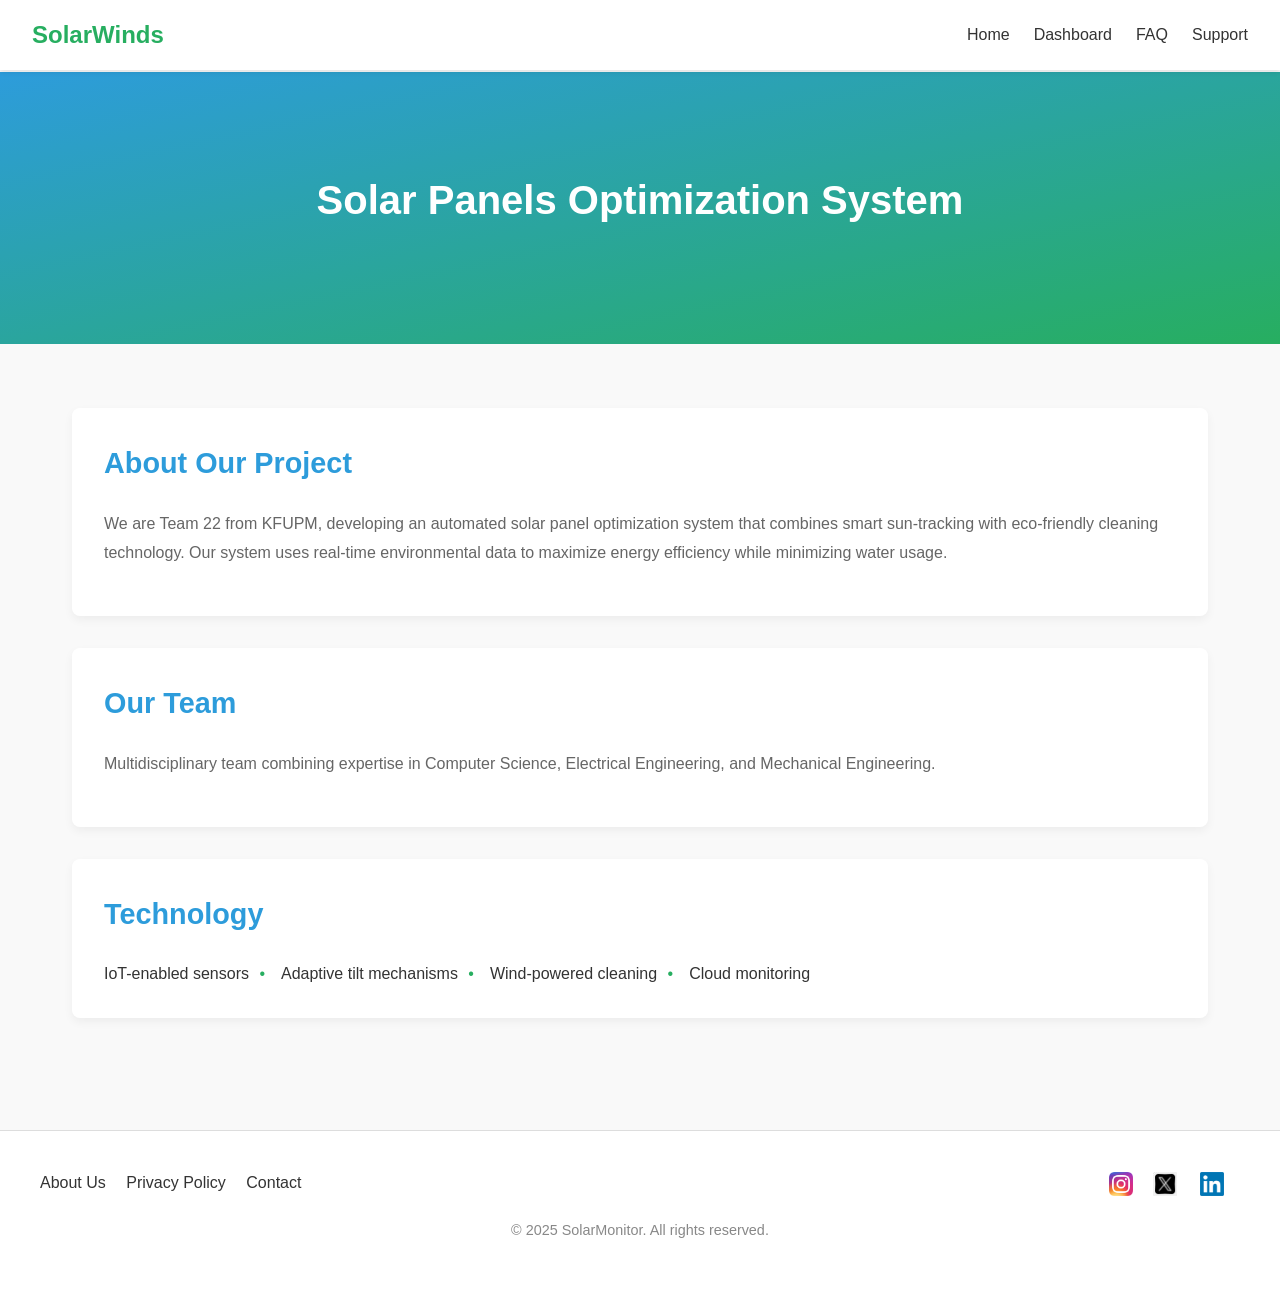
<file: about.html>
<!DOCTYPE html>
<html lang="en">
<head>
    <meta charset="UTF-8">
    <meta name="viewport" content="width=device-width, initial-scale=1.0">
    <title>About Us - Solar Panels Optimization</title>
    <link rel="stylesheet" href="/CSS files/global.css" />
    <style>
      

        body {
            line-height: 1.6;
            color: var(--text-color);
        }

        /* Hero Section */
        .hero-section {
            padding: 6rem 1rem;
            background: linear-gradient(to bottom right, var(--primary-color), var(--secondary-color));
            color: var(--white-color);
            text-align: center;
            position: relative;
            margin-top: 4.5rem;
        }

        .hero-title {
            font-size: 2.5rem;
            margin-bottom: 1rem;
            opacity: 0;
            transform: translateY(20px);
            animation: slide-in-text 1s forwards;
            animation-delay: 0.3s;
        }

        @keyframes slide-in-text {
            to { opacity: 1; transform: translateY(0); }
        }

        /* Content Section */
        .content-section {
            max-width: var(--max-width);
            margin: 2rem auto;
            padding: 2rem;
        }

        .content-card {
            background: var(--white-color);
            padding: 2rem;
            border-radius: 8px;
            box-shadow: 0 4px 10px rgba(0,0,0,0.05);
            margin-bottom: 2rem;
            transform: translateY(20px);
            opacity: 0;
            animation: fade-in-up 0.8s forwards;
        }

        @keyframes fade-in-up {
            to { opacity: 1; transform: translateY(0); }
        }

        h2 {
            color: var(--primary-color);
            margin-bottom: 1.5rem;
            font-size: 1.8rem;
        }

        p {
            margin-bottom: 1rem;
            line-height: 1.8;
            color: #666;
        }

        .tech-list {
            display: flex;
            gap: 1rem;
            flex-wrap: wrap;
            list-style: none;
            padding: 0;
        }

        .tech-list li {
            position: relative;
            padding-right: 1rem;
        }

        .tech-list li:not(:last-child)::after {
            content: "•";
            position: absolute;
            right: 0;
            color: var(--secondary-color);
        }

        /* Footer */
        footer {
            background-color: var(--primary-color);
            color: var(--white-color);
            text-align: center;
            padding: 1.5rem;
            margin-top: 3rem;
        }

        @media (max-width: 768px) {
            .content-section {
                padding: 1rem;
            }
            
            .hero-title {
                font-size: 2rem;
            }
            
            .tech-list {
                flex-direction: column;
            }
            
            .tech-list li::after {
                content: none;
            }
        }
    </style>
</head>
<header class="header">
    <div class="logo">SolarWinds</div>
    <nav class="navbar">
      <ul class="nav-menu" id="navMenu">
        <li class="nav-item">
          <a href="index.html" class="nav-link">Home</a>
        </li>
        <li class="nav-item">
          <a href="dashboard.html" class="nav-link">Dashboard</a>
        </li>
        <li class="nav-item">
          <a href="FAQs.html" class="nav-link">FAQ</a>
        </li>
        <li class="nav-item">
          <a href="support.html" class="nav-link">Support</a>
        </li>
      </ul>
      <div class="hamburger" id="hamburger">
        <span class="bar"></span>
        <span class="bar"></span>
        <span class="bar"></span>
      </div>
    </nav>
  </header>
<body>
    <header class="hero-section">
        <h1 class="hero-title">Solar Panels Optimization System</h1>
    </header>

    <main class="content-section">
        <div class="content-card" style="animation-delay: 0.4s">
            <h2>About Our Project</h2>
            <p>We are Team 22 from KFUPM, developing an automated solar panel optimization system that combines smart sun-tracking with eco-friendly cleaning technology. Our system uses real-time environmental data to maximize energy efficiency while minimizing water usage.</p>
        </div>

        <div class="content-card" style="animation-delay: 0.6s">
            <h2>Our Team</h2>
            <p>Multidisciplinary team combining expertise in Computer Science, Electrical Engineering, and Mechanical Engineering.</p>
        </div>

        <div class="content-card" style="animation-delay: 0.8s">
            <h2>Technology</h2>
            <ul class="tech-list">
                <li>IoT-enabled sensors</li>
                <li>Adaptive tilt mechanisms</li>
                <li>Wind-powered cleaning</li>
                <li>Cloud monitoring</li>
            </ul>
        </div>
    </main>
    <footer class="footer">
        <div class="footer-content">
          <div class="footer-links">
            <a href="about.html">About Us</a>
            <a href="privacy.html">Privacy Policy</a>
            <a href="contact.html">Contact</a>
          </div>
          <div class="footer-social">
            <a href="" aria-label="Instagram">  
              <img src="Instagram_icon.png.png" alt="" width="24" height="24" style="vertical-align: middle;"></a>
            <a href="#" aria-label="Twitter">
              <img src="x.png" alt="" width="24" height="24" style="vertical-align: middle;">
            </a>
            <a href="#" aria-label="LinkedIn">
              <img src="LinkedIn_logo_initials.png" alt="" width="24" height="24" style="vertical-align: middle;">
            </a>
          </div>
        </div>
        <p class="footer-copy">
          &copy; 2025 SolarMonitor. All rights reserved.
        </p>
      </footer>
      <script>    document.addEventListener('DOMContentLoaded', () => {
        const hamburger = document.getElementById('hamburger');
        const navMenu   = document.getElementById('navMenu');
        hamburger.addEventListener('click', () => {
          navMenu.classList.toggle('open');
      })});</script>
</body>
</html>
</file>
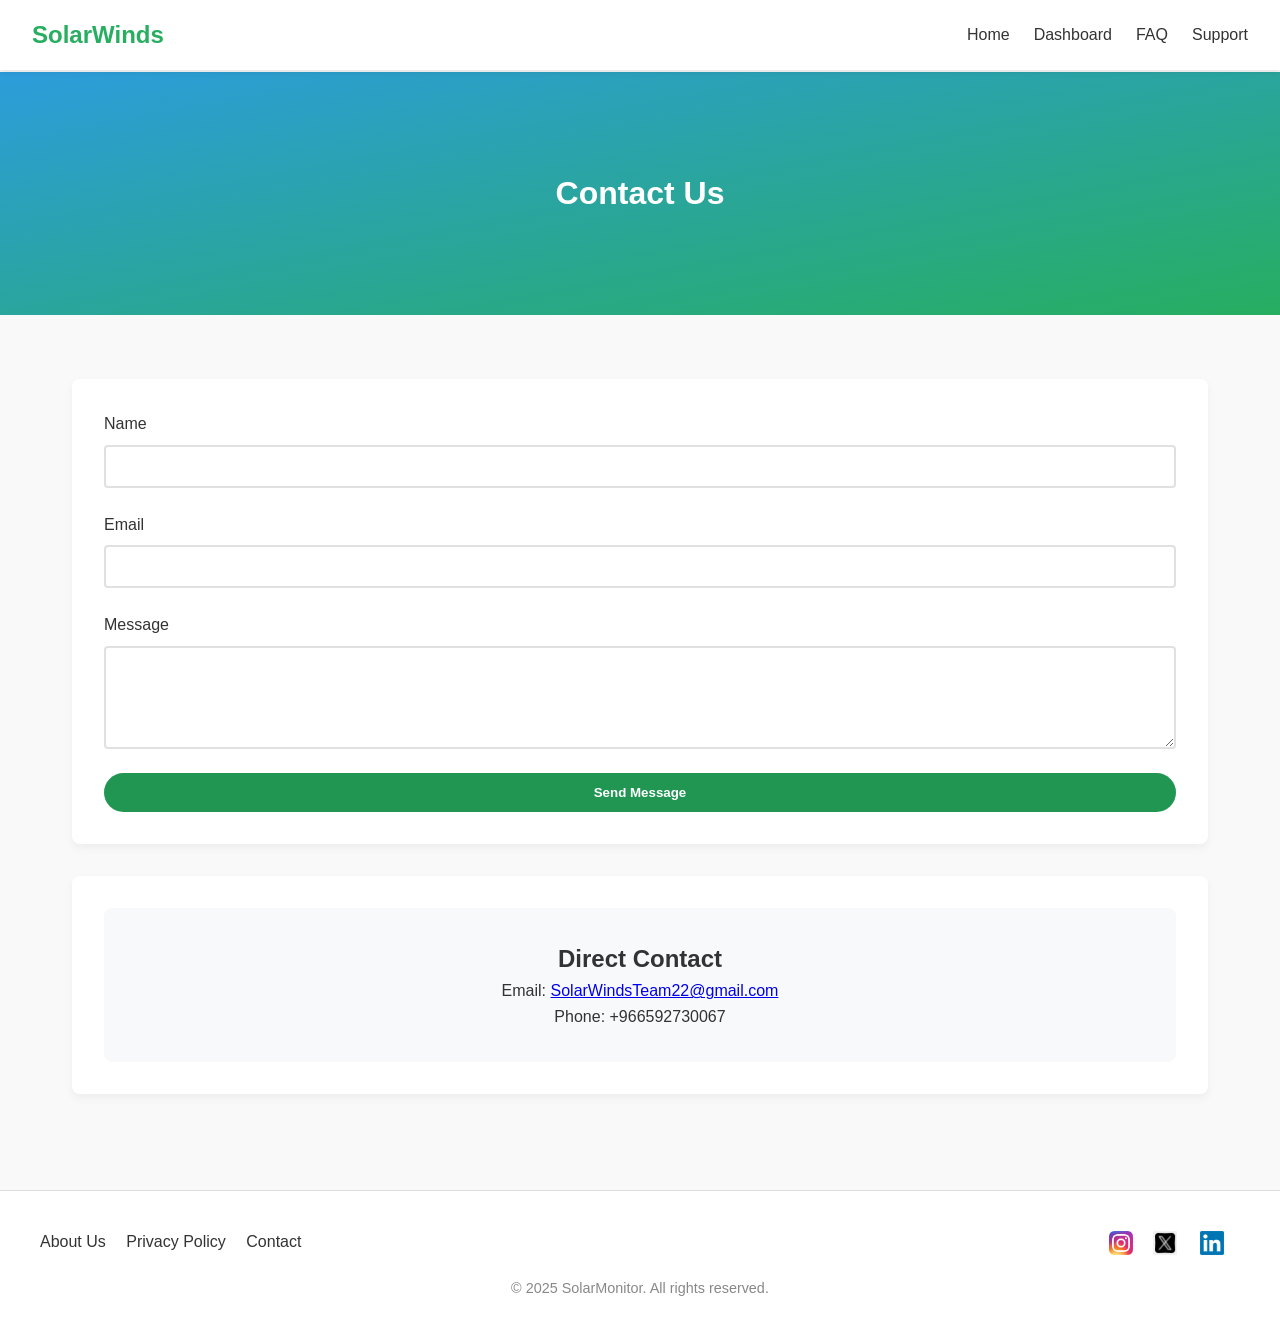
<file: contact.html>
<!-- contact.html -->
<!DOCTYPE html>
<html lang="en">
<head>
    <meta charset="UTF-8">
    <meta name="viewport" content="width=device-width, initial-scale=1.0">
    <title>Contact Us - Solar Panels Optimization</title>
    <link rel="stylesheet" href="/CSS files/global.css" />
    <style>
       

        body {
            line-height: 1.6;
            color: var(--text-color);
        }

        .hero-section {
            padding: 6rem 1rem;
            background: linear-gradient(to bottom right, var(--primary-color), var(--secondary-color));
            color: var(--white-color);
            text-align: center;
            position: relative;
            margin-top: 4.5rem;
        }

        .content-section {
            max-width: var(--max-width);
            margin: 2rem auto;
            padding: 2rem;
        }

        .contact-card {
            background: var(--white-color);
            padding: 2rem;
            border-radius: 8px;
            box-shadow: 0 4px 10px rgba(0,0,0,0.05);
            margin-bottom: 2rem;
            transform: translateY(20px);
            opacity: 0;
            animation: fade-in-up 0.8s forwards;
        }

        .contact-form {
            display: grid;
            gap: 1.5rem;
        }

        .form-group {
            display: flex;
            flex-direction: column;
            gap: 0.5rem;
        }

        input, textarea {
            padding: 0.75rem;
            border: 2px solid #e0e0e0;
            border-radius: 4px;
            transition: border-color var(--transition-speed);
        }

        input:focus, textarea:focus {
            border-color: var(--secondary-color);
            outline: none;
        }

        button {
            background-color: var(--accent-color);
            color: var(--white-color);
            padding: 0.75rem 1.5rem;
            border: none;
            border-radius: 50px;
            font-weight: 600;
            cursor: pointer;
            transition: box-shadow var(--transition-speed);
        }

        button:hover {
            box-shadow: 0 0 10px var(--accent-color), 0 0 20px var(--accent-color);
        }

        .contact-info {
            text-align: center;
            padding: 2rem;
            background: #f8f9fa;
            border-radius: 8px;
        }

        @keyframes fade-in-up {
            to { opacity: 1; transform: translateY(0); }
        }

        @media (max-width: 768px) {
            .content-section {
                padding: 1rem;
            }
        }
    </style>
</head>
<body>
    <header class="header">
        <div class="logo">SolarWinds</div>
        <nav class="navbar">
          <ul class="nav-menu" id="navMenu">
            <li class="nav-item">
              <a href="index.html" class="nav-link">Home</a>
            </li>
            <li class="nav-item">
              <a href="dashboard.html" class="nav-link">Dashboard</a>
            </li>
            <li class="nav-item">
              <a href="FAQs.html" class="nav-link">FAQ</a>
            </li>
            <li class="nav-item">
              <a href="support.html" class="nav-link">Support</a>
            </li>
          </ul>
          <div class="hamburger" id="hamburger">
            <span class="bar"></span>
            <span class="bar"></span>
            <span class="bar"></span>
          </div>
        </nav>
      </header>
    
    <header class="hero-section">
        <h1 class="hero-title">Contact Us</h1>
    </header>

    <main class="content-section">
        <div class="contact-card" style="animation-delay: 0.4s">
            <form class="contact-form" action="https://formspree.io/f/mrbqqzeg" method="POST">
                <div class="form-group">
                    <label for="name">Name</label>
                    <input type="text" id="name" name="name" required>
                </div>
                
                <div class="form-group">
                    <label for="email">Email</label>
                    <input type="email" id="email" name="_replyto" required>
                </div>
                
                <div class="form-group">
                    <label for="message">Message</label>
                    <textarea id="message" name="message" rows="5" required></textarea>
                </div>
                
                <button type="submit">Send Message</button>
            </form>
        </div>

        <div class="contact-card" style="animation-delay: 0.6s">
            <div class="contact-info">
                <h2>Direct Contact</h2>
                <p>Email: <a href="mailto:SolarWindsTeam22@gmail.com">SolarWindsTeam22@gmail.com</a></p>
                <p>Phone: +966592730067</p>
                
            </div>
        </div>
    </main>

    <footer class="footer">
        <div class="footer-content">
          <div class="footer-links">
            <a href="about.html">About Us</a>
            <a href="privacy.html">Privacy Policy</a>
            <a href="contact.html">Contact</a>
          </div>
          <div class="footer-social">
            <a href="" aria-label="Instagram">  
              <img src="Instagram_icon.png.png" alt="" width="24" height="24" style="vertical-align: middle;"></a>
            <a href="#" aria-label="Twitter">
              <img src="x.png" alt="" width="24" height="24" style="vertical-align: middle;">
            </a>
            <a href="#" aria-label="LinkedIn">
              <img src="LinkedIn_logo_initials.png" alt="" width="24" height="24" style="vertical-align: middle;">
            </a>
          </div>
        </div>
        <p class="footer-copy">
          &copy; 2025 SolarMonitor. All rights reserved.
        </p>
      </footer>
      <script>    document.addEventListener('DOMContentLoaded', () => {
        const hamburger = document.getElementById('hamburger');
        const navMenu   = document.getElementById('navMenu');
        hamburger.addEventListener('click', () => {
          navMenu.classList.toggle('open');
      })});</script>
</body>
</html>
</file>
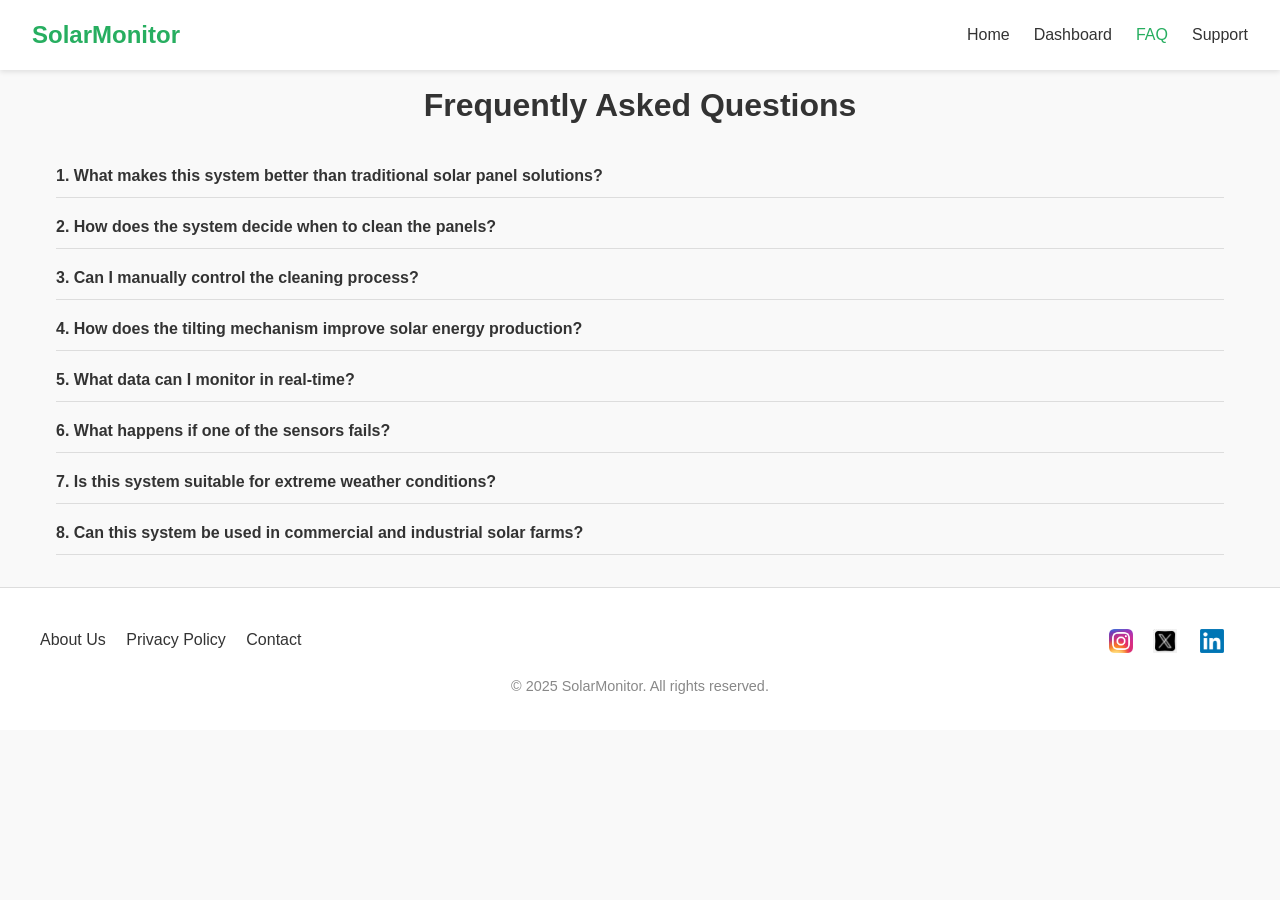
<file: FAQs.html>
<!DOCTYPE html>
<html lang="en">
<head>
  <meta charset="UTF-8">
  <meta name="description" content="Solar Panel System FAQs">
  <meta name="viewport" content="width=device-width, initial-scale=1.0">
  <title>SolarWinds - FAQ</title>

  <!-- Include global styles first -->
  <link rel="stylesheet" href="/CSS files/global.css">
  <!-- FAQ-specific stylesheet -->
  <link rel="stylesheet" href="/CSS files/FAQs.css">
</head>
<body>

  <!-- HEADER (Shared with home/dashboard) -->
  <header class="header">
    <div class="logo">SolarMonitor</div>
    <nav class="navbar">
      <ul class="nav-menu" id="navMenu">
        <li class="nav-item">
          <a href="index.html" class="nav-link">Home</a>
        </li>
        <li class="nav-item">
          <a href="dashboard.html" class="nav-link">Dashboard</a>
        </li>
        <!-- Replaced Settings with FAQ -->
        <li class="nav-item">
          <a href="FAQs.html" class="nav-link active">FAQ</a>
        </li>
        <li class="nav-item">
          <a href="support.html" class="nav-link">Support</a>
        </li>
      </ul>
      <div class="hamburger" id="hamburger">
        <span class="bar"></span>
        <span class="bar"></span>
        <span class="bar"></span>
      </div>
    </nav>
  </header>

  <!-- MAIN CONTENT -->
  <main class="faq-main container">
    <h1 class="faq-page-title">Frequently Asked Questions</h1>

    <div class="faq-container" id="faqContainer">
      <!-- FAQ Item 1 -->
      <div class="faq-item">
        <button class="faq-question">
          1. What makes this system better than traditional solar panel solutions?
        </button>
        <div class="faq-answer">
          <p>
            Unlike static solar panels, our system integrates three key innovations:
          </p>
          <ul>
            <li><strong>Automated Sun Tracking</strong> – Panels adjust their angle throughout the day for maximum sunlight exposure.</li>
            <li><strong>Multiple Cleaning Mechanisms</strong> – Uses wind-based cleaning when possible and activates vibration-based or pressurized water cleaning when dust accumulation is high.</li>
            <li><strong>Remote Monitoring &amp; Control</strong> – Users can track performance and trigger actions via an online dashboard, improving efficiency without manual intervention.</li>
          </ul>
        </div>
      </div>

      <!-- FAQ Item 2 -->
      <div class="faq-item">
        <button class="faq-question">
          2. How does the system decide when to clean the panels?
        </button>
        <div class="faq-answer">
          <p>
            The system continuously monitors wind speed, dust accumulation, and weather conditions:
          </p>
          <ul>
            <li>If wind conditions are favorable, it uses wind-based cleaning to remove dust naturally.</li>
            <li>If dust levels remain high, it activates vibration-based cleaning to shake off particles.</li>
            <li>If necessary, pressurized water cleaning is triggered for deeper cleaning.</li>
          </ul>
        </div>
      </div>

      <!-- FAQ Item 3 -->
      <div class="faq-item">
        <button class="faq-question">
          3. Can I manually control the cleaning process?
        </button>
        <div class="faq-answer">
          <p>
            Yes! The dashboard allows users to manually trigger cleaning or tilting when needed. However, the system will provide a recommendation before confirming the action to ensure efficiency and prevent unnecessary cleaning.
          </p>
        </div>
      </div>

      <!-- FAQ Item 4 -->
      <div class="faq-item">
        <button class="faq-question">
          4. How does the tilting mechanism improve solar energy production?
        </button>
        <div class="faq-answer">
          <p>
            The panels adjust their angle automatically to follow the sun’s movement, ensuring maximum sunlight exposure throughout the day. This increases energy generation compared to fixed-angle solar panels, which can lose efficiency during non-optimal sun positions.
          </p>
        </div>
      </div>

      <!-- FAQ Item 5 -->
      <div class="faq-item">
        <button class="faq-question">
          5. What data can I monitor in real-time?
        </button>
        <div class="faq-answer">
          <p>
            The dashboard provides:
          </p>
          <ul>
            <li>Solar Panel Tilt Angle</li>
            <li>Energy Production Trends</li>
            <li>Wind Speed &amp; Direction</li>
            <li>Dust Accumulation Levels</li>
            <li>System Logs &amp; Cleaning History</li>
            <li>Maintenance Alerts &amp; Error Reports</li>
          </ul>
        </div>
      </div>

      <!-- FAQ Item 6 -->
      <div class="faq-item">
        <button class="faq-question">
          6. What happens if one of the sensors fails?
        </button>
        <div class="faq-answer">
          <p>
            The system includes built-in fail-safes to detect and handle sensor failures. If a sensor provides inconsistent readings or disconnects, the system will:
          </p>
          <ul>
            <li>Use fallback logic to maintain basic operations.</li>
            <li>Trigger alerts in the dashboard so the user can investigate and take action.</li>
          </ul>
        </div>
      </div>

      <!-- FAQ Item 7 -->
      <div class="faq-item">
        <button class="faq-question">
          7. Is this system suitable for extreme weather conditions?
        </button>
        <div class="faq-answer">
          <p>
            Yes, the system is designed to withstand harsh environmental conditions. The hardware is built to be durable against strong winds, sandstorms, and varying temperatures while maintaining performance.
          </p>
        </div>
      </div>

      <!-- FAQ Item 8 -->
      <div class="faq-item">
        <button class="faq-question">
          8. Can this system be used in commercial and industrial solar farms?
        </button>
        <div class="faq-answer">
          <p>
            Absolutely! While originally designed for remote solar panels (e.g., streetlights, small installations), the same technology can be scaled for larger commercial and industrial solar farms, improving efficiency and reducing maintenance costs.
          </p>
        </div>
      </div>
    </div>
  </main>

  <!-- FOOTER (Shared with home/dashboard) -->
  <footer class="footer">
    <div class="footer-content">
      <div class="footer-links">
        <a href="about.html">About Us</a>
        <a href="privacy.html">Privacy Policy</a>
        <a href="contact.html">Contact</a>
      </div>
      <div class="footer-social">
        <a href="" aria-label="Instagram">  
          <img src="Instagram_icon.png.png" alt="" width="24" height="24" style="vertical-align: middle;"></a>
        <a href="#" aria-label="Twitter">
          <img src="x.png" alt="" width="24" height="24" style="vertical-align: middle;">
        </a>
        <a href="#" aria-label="LinkedIn">
          <img src="LinkedIn_logo_initials.png" alt="" width="24" height="24" style="vertical-align: middle;">
        </a>
      </div>
    </div>
    <p class="footer-copy">
      &copy; 2025 SolarMonitor. All rights reserved.
    </p>
  </footer>

  <!-- Inline Script for FAQ Toggle (Optional) -->
  <script>
        document.addEventListener('DOMContentLoaded', () => {
      const hamburger = document.getElementById('hamburger');
      const navMenu   = document.getElementById('navMenu');
      hamburger.addEventListener('click', () => {
        navMenu.classList.toggle('open');
    })});
    document.addEventListener('DOMContentLoaded', () => {
      const faqItems = document.querySelectorAll('.faq-item');

      faqItems.forEach(item => {
        const questionBtn = item.querySelector('.faq-question');
        questionBtn.addEventListener('click', () => {
          // Toggle 'open' class
          item.classList.toggle('open');
        });
      });
    });
  </script>
</body>
</html>
</file>
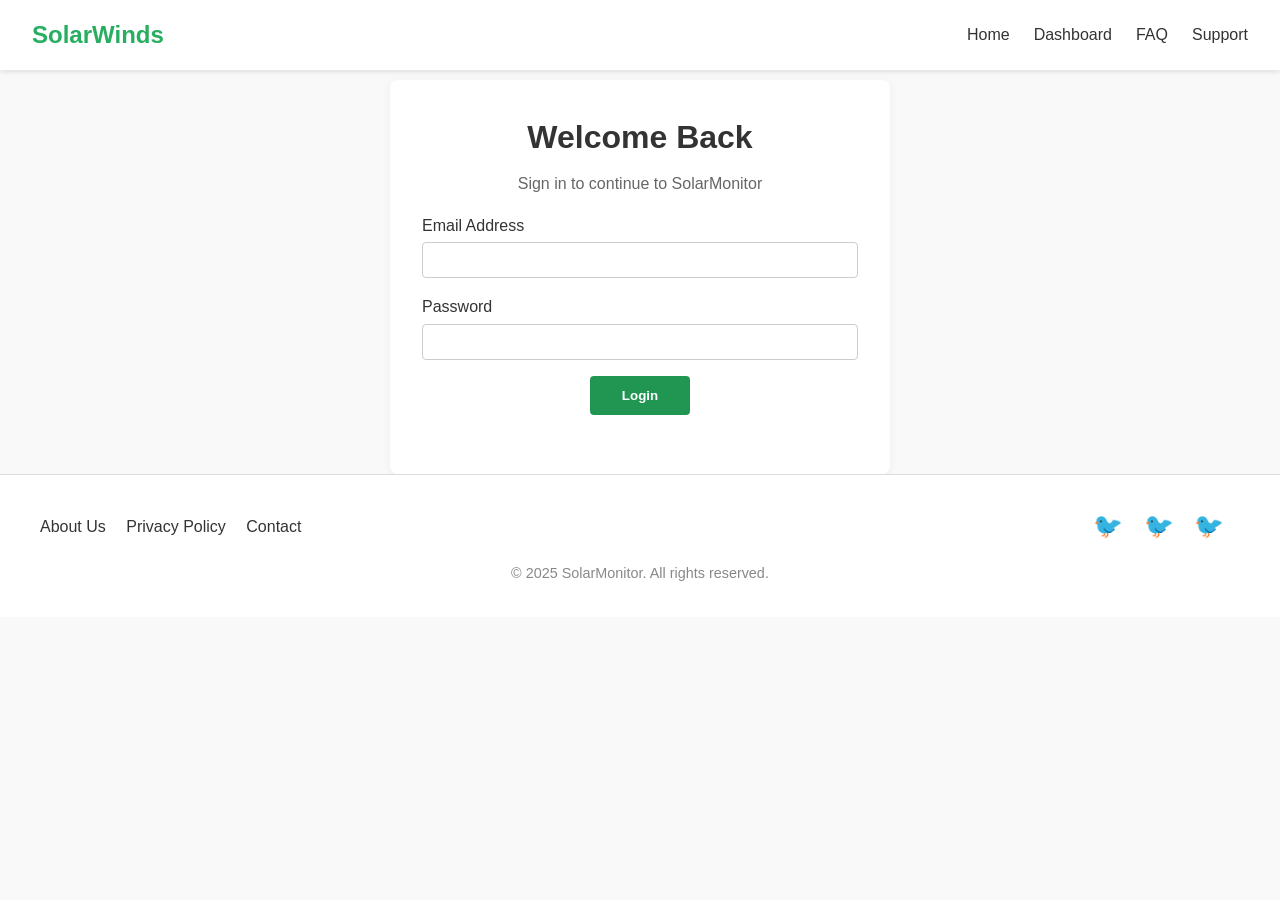
<file: login.html>
<!DOCTYPE html>
<html lang="en">
<head>
  <meta charset="UTF-8">
  <meta name="description" content="SolarMonitor - User Login">
  <meta name="viewport" content="width=device-width, initial-scale=1.0">
  <title>SolarMonitor - Login</title>

  <!-- Global Stylesheet -->
  <link rel="stylesheet" href="/CSS files/global.css">
  <!-- Login Page Stylesheet -->
  <link rel="stylesheet" href="/CSS files/login.css">
</head>
<body>
  <!-- HEADER & NAVIGATION -->
  <header class="header">
    <div class="logo">SolarWinds</div>
    <nav class="navbar">
      <ul class="nav-menu" id="navMenu">
        <li class="nav-item">
          <a href="index.html" class="nav-link">Home</a>
        </li>
        <li class="nav-item">
          <a href="dashboard.html" class="nav-link">Dashboard</a>
        </li>
        <li class="nav-item">
          <a href="FAQs.html" class="nav-link">FAQ</a>
        </li>
        <li class="nav-item">
          <a href="support.html" class="nav-link">Support</a>
        </li>
      </ul>
      <div class="hamburger" id="hamburger">
        <span class="bar"></span>
        <span class="bar"></span>
        <span class="bar"></span>
      </div>
    </nav>
  </header>

  <!-- MAIN CONTENT -->
  <main class="login-main container">
    <section class="auth-section">
      <h1 class="login-title">Welcome Back</h1>
      <p class="login-subtitle">Sign in to continue to SolarMonitor</p>
      
      <!-- LOGIN FORM -->
      <form class="auth-form" id="loginForm">
        <!-- Email Input -->
        <label for="email" class="auth-label">Email Address</label>
        <input type="email" id="email" name="email" class="auth-input" required>

        <!-- Password Input -->
        <label for="password" class="auth-label">Password</label>
        <input type="password" id="password" name="password" class="auth-input" required>

        <!-- Submit Button -->
        <button type="submit" class="auth-btn">Login</button>
        
        <!-- Feedback Placeholder -->
        <div class="auth-feedback" id="loginFeedback"></div>

        <!-- Extra links (optional) -->
        
      </form>
    </section>
  </main>

  <!-- FOOTER -->
  <footer class="footer">
    <div class="footer-content">
      <div class="footer-links">
        <a href="about.html">About Us</a>
        <a href="privacy.html">Privacy Policy</a>
        <a href="contact.html">Contact</a>
      </div>
      <div class="footer-social">
        <a href="#" aria-label="Facebook">&#x1F426;</a>
        <a href="#" aria-label="Twitter">&#x1F426;</a>
        <a href="#" aria-label="LinkedIn">&#x1F426;</a>
      </div>
    </div>
    <p class="footer-copy">
      &copy; 2025 SolarMonitor. All rights reserved.
    </p>
  </footer>

  <!-- Scripts -->
  <script>
    // Mobile Nav Toggle
    document.addEventListener('DOMContentLoaded', () => {
      const hamburger = document.getElementById('hamburger');
      const navMenu   = document.getElementById('navMenu');
      hamburger.addEventListener('click', () => {
        navMenu.classList.toggle('open');
      });

      // Basic login handler
      const loginForm = document.getElementById('loginForm');
      const feedback  = document.getElementById('loginFeedback');
      
      loginForm.addEventListener('submit', (e) => {
        e.preventDefault();
        // Basic demonstration
        const email = document.getElementById('email').value;
        const password = document.getElementById('password').value;

        // Placeholder validation (replace with real auth logic)
        if (email === 'test@example.com' && password === 'password123') {
          feedback.textContent = 'Login successful! Redirecting...';
          feedback.classList.remove('error');
          feedback.classList.add('success');
          setTimeout(() => {
            window.location.href = 'dashboard.html';
          }, 1500);
        } else {
          feedback.textContent = 'Incorrect email or password.';
          feedback.classList.remove('success');
          feedback.classList.add('error');
        }
      });
    });
  </script>
</body>
</html>
</file>
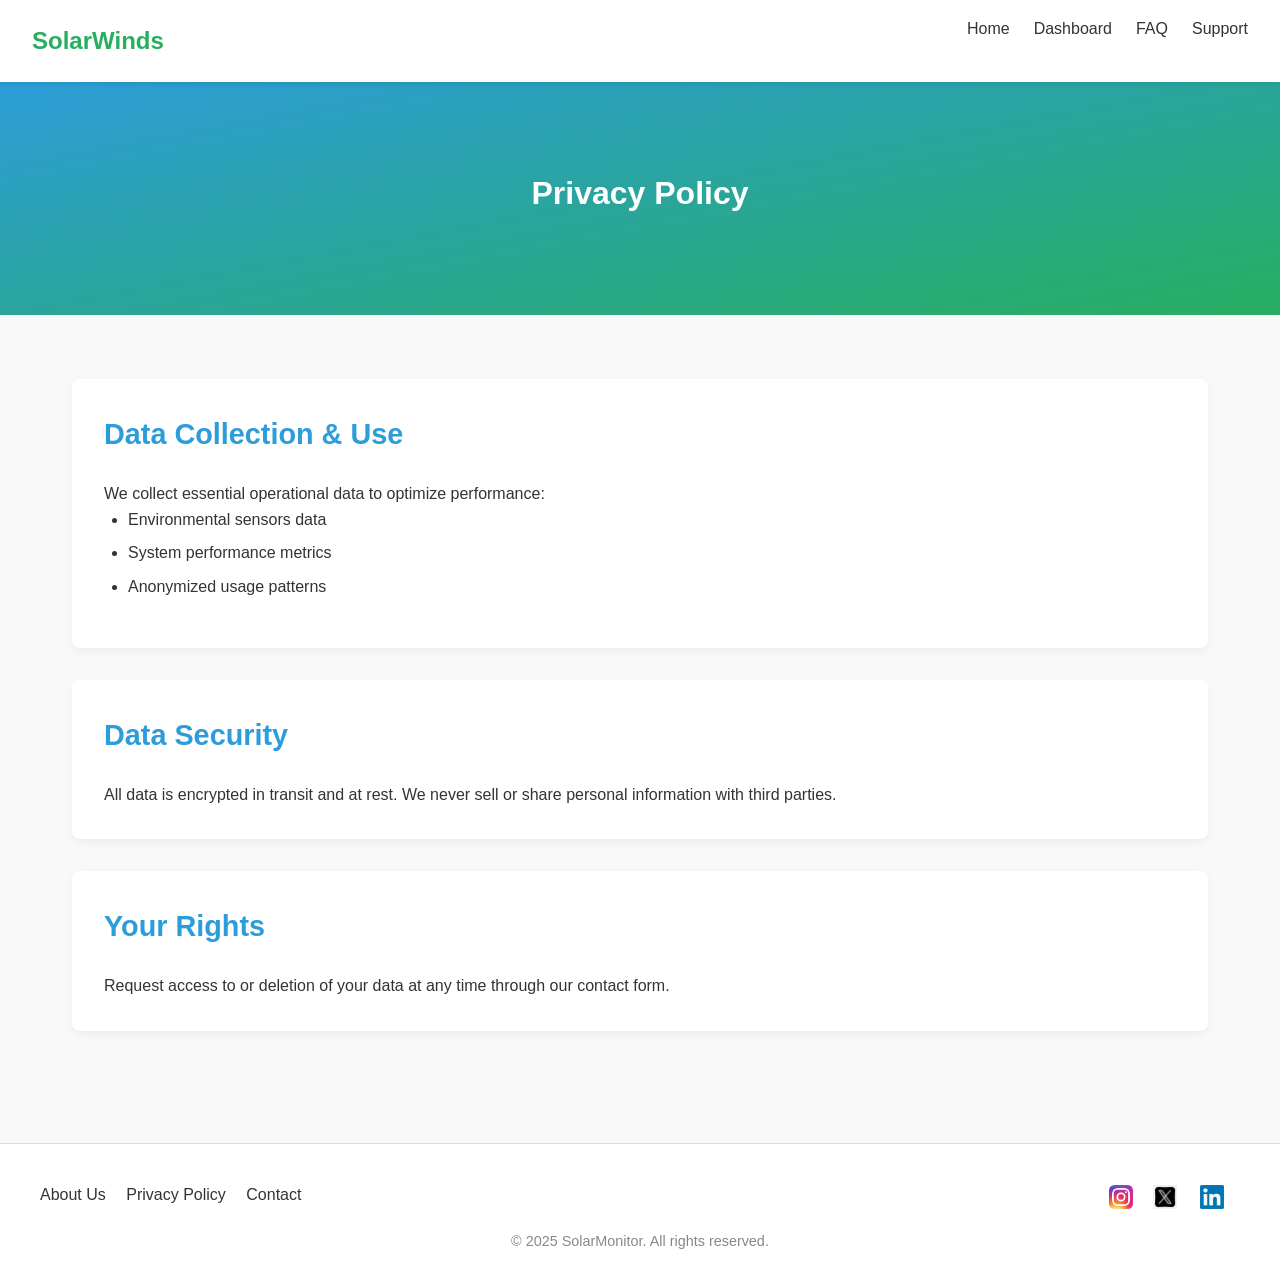
<file: privacy.html>
<!-- privacy.html -->
<!DOCTYPE html>
<html lang="en">
<head>
    <meta charset="UTF-8">
    <meta name="viewport" content="width=device-width, initial-scale=1.0">
    <title>Privacy Policy - Solar Panels Optimization</title>
    <link rel="stylesheet" href="/CSS files/global.css" />
    <style>
        

        body {
            line-height: 1.6;
            color: var(--text-color);
        }

        .hero-section {
            padding: 6rem 1rem;
            background: linear-gradient(to bottom right, var(--primary-color), var(--secondary-color));
            color: var(--white-color);
            text-align: center;
            position: relative;
            margin-top: 4.5rem;
        }

        .content-section {
            max-width: var(--max-width);
            margin: 2rem auto;
            padding: 2rem;
        }

        .content-card {
            background: var(--white-color);
            padding: 2rem;
            border-radius: 8px;
            box-shadow: 0 4px 10px rgba(0,0,0,0.05);
            margin-bottom: 2rem;
            transform: translateY(20px);
            opacity: 0;
            animation: fade-in-up 0.8s forwards;
        }

        h2 {
            color: var(--primary-color);
            margin-bottom: 1.5rem;
            font-size: 1.8rem;
        }

        ul {
            padding-left: 1.5rem;
            margin-bottom: 1rem;
        }

        li {
            margin-bottom: 0.5rem;
            line-height: 1.6;
        }

        footer {
            background-color: var(--primary-color);
            color: var(--white-color);
            text-align: center;
            padding: 1.5rem;
            margin-top: 3rem;
        }

        @keyframes fade-in-up {
            to { opacity: 1; transform: translateY(0); }
        }

        @media (max-width: 768px) {
            .content-section {
                padding: 1rem;
            }
        }
    </style>

    <header class="header">
        <div class="logo">SolarWinds</div>
        <nav class="navbar">
          <ul class="nav-menu" id="navMenu">
            <li class="nav-item">
              <a href="index.html" class="nav-link">Home</a>
            </li>
            <li class="nav-item">
              <a href="dashboard.html" class="nav-link">Dashboard</a>
            </li>
            <li class="nav-item">
              <a href="FAQs.html" class="nav-link">FAQ</a>
            </li>
            <li class="nav-item">
              <a href="support.html" class="nav-link">Support</a>
            </li>
          </ul>
          <div class="hamburger" id="hamburger">
            <span class="bar"></span>
            <span class="bar"></span>
            <span class="bar"></span>
          </div>
        </nav>
      </header>
    </head>
    <body>
        <header class="hero-section">
            <h1 class="hero-title">Privacy Policy</h1>
        </header>
    
        <main class="content-section">
            <div class="content-card" style="animation-delay: 0.4s">
                <h2>Data Collection & Use</h2>
                <p>We collect essential operational data to optimize performance:</p>
                <ul>
                    <li>Environmental sensors data</li>
                    <li>System performance metrics</li>
                    <li>Anonymized usage patterns</li>
                </ul>
            </div>
    
            <div class="content-card" style="animation-delay: 0.6s">
                <h2>Data Security</h2>
                <p>All data is encrypted in transit and at rest. We never sell or share personal information with third parties.</p>
            </div>
    
            <div class="content-card" style="animation-delay: 0.8s">
                <h2>Your Rights</h2>
                <p>Request access to or deletion of your data at any time through our contact form.</p>
            </div>
        </main>
    
        <footer class="footer">
            <div class="footer-content">
              <div class="footer-links">
                <a href="about.html">About Us</a>
                <a href="privacy.html">Privacy Policy</a>
                <a href="contact.html">Contact</a>
              </div>
              <div class="footer-social">
                <a href="" aria-label="Instagram">  
                  <img src="Instagram_icon.png.png" alt="" width="24" height="24" style="vertical-align: middle;"></a>
                <a href="#" aria-label="Twitter">
                  <img src="x.png" alt="" width="24" height="24" style="vertical-align: middle;">
                </a>
                <a href="#" aria-label="LinkedIn">
                  <img src="LinkedIn_logo_initials.png" alt="" width="24" height="24" style="vertical-align: middle;">
                </a>
              </div>
            </div>
            <p class="footer-copy">
              &copy; 2025 SolarMonitor. All rights reserved.
            </p>
          </footer>
          <script>    document.addEventListener('DOMContentLoaded', () => {
            const hamburger = document.getElementById('hamburger');
            const navMenu   = document.getElementById('navMenu');
            hamburger.addEventListener('click', () => {
              navMenu.classList.toggle('open');
          })});</script>
    </body>
    </html>
</file>
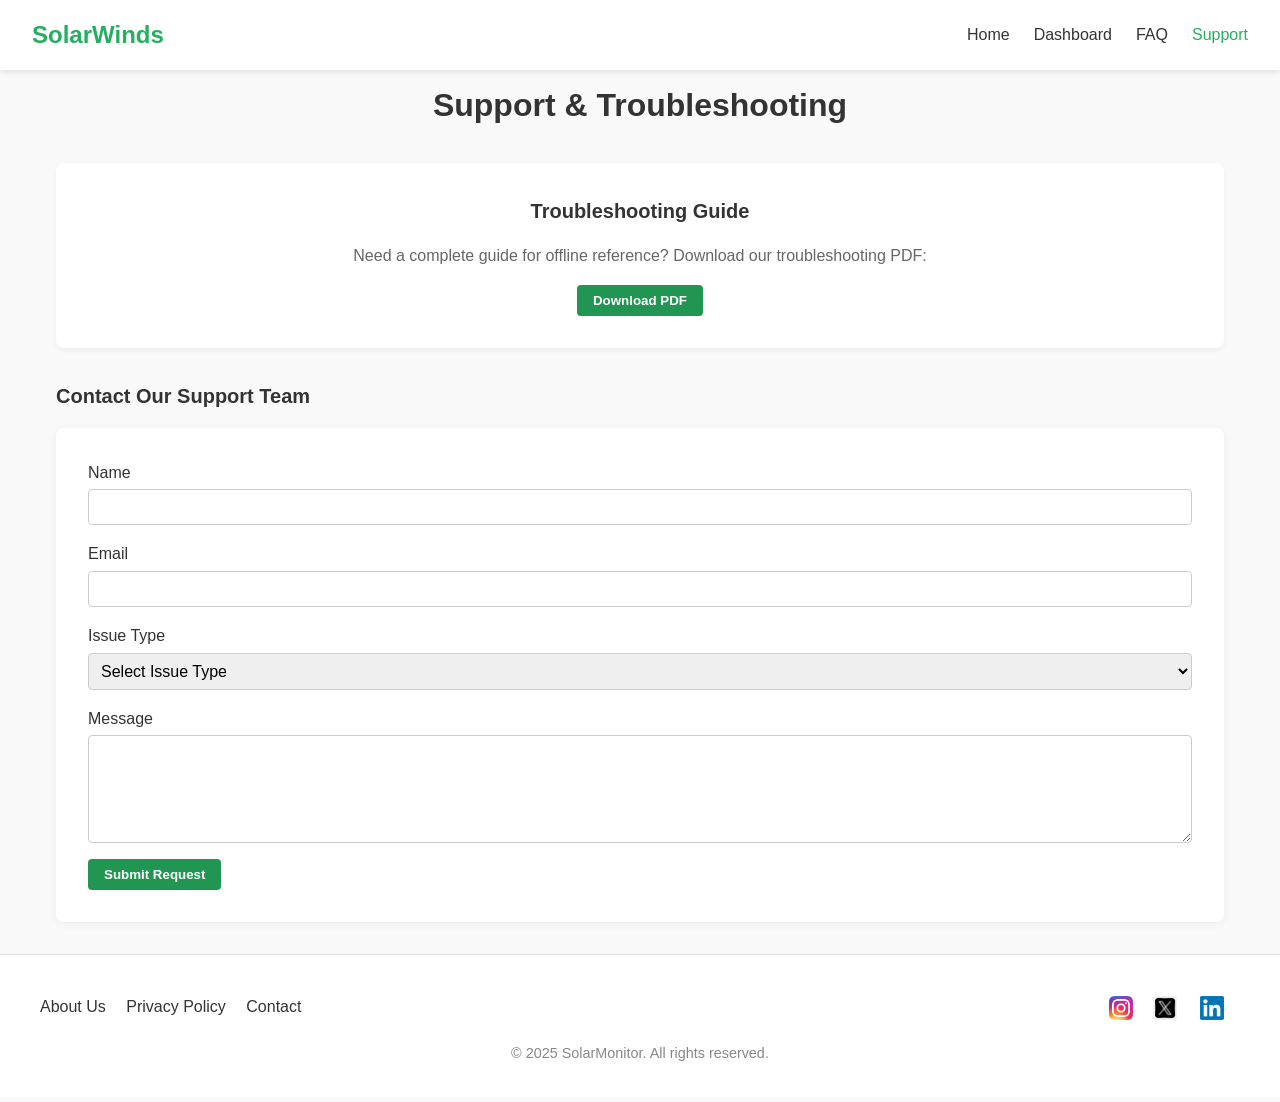
<file: support.html>
<!DOCTYPE html>
<html lang="en">
<head>
  <meta charset="UTF-8">
  <meta name="description" content="SolarMonitor - Support Page">
  <meta name="viewport" content="width=device-width, initial-scale=1.0">
  <title>SolarWinds - Support</title>
  <link rel="stylesheet" href="/CSS files/global.css">
  <link rel="stylesheet" href="/CSS files/support.css">
</head>
<body>
  <!-- Header remains unchanged -->
  <header class="header">
    <div class="logo">SolarWinds</div>
    <nav class="navbar">
      <ul class="nav-menu" id="navMenu">
        <li class="nav-item"><a href="index.html" class="nav-link">Home</a></li>
        <li class="nav-item"><a href="dashboard.html" class="nav-link">Dashboard</a></li>
        <li class="nav-item"><a href="FAQs.html" class="nav-link">FAQ</a></li>
        <li class="nav-item"><a href="support.html" class="nav-link active">Support</a></li>
      </ul>
      <div class="hamburger" id="hamburger">
        <span class="bar"></span>
        <span class="bar"></span>
        <span class="bar"></span>
      </div>
    </nav>
  </header>

  <main class="support-main container">
    <h1 class="support-title">Support &amp; Troubleshooting</h1>

    <!-- PDF Section unchanged -->
    <section class="download-section">
      <h2 class="section-subtitle">Troubleshooting Guide</h2>
      <p class="download-info">Need a complete guide for offline reference? Download our troubleshooting PDF:</p>
      <button class="download-btn" onclick="alert('PDF download coming soon!')">Download PDF</button>
    </section>

    <!-- Updated Support Form -->
    <section class="support-contact-form">
      <h2 class="section-subtitle">Contact Our Support Team</h2>
      <form class="form-card" id="supportForm" action="https://formspree.io/f/mrbqqzeg" method="POST">
        <!-- Name Field -->
        <label for="userName">Name</label>
        <input type="text" id="userName" name="name" required>

        <!-- Email Field -->
        <label for="userEmail">Email</label>
        <input type="email" id="userEmail" name="_replyto" required>

        <!-- Issue Type Dropdown -->
        <label for="issueType">Issue Type</label>
        <select id="issueType" name="issue_type" required>
          <option value="" disabled selected>Select Issue Type</option>
          <option value="technical">Technical Issue</option>
          <option value="account">Account/Billing</option>
          <option value="maintenance">Maintenance</option>
          <option value="other">Other</option>
        </select>

        <!-- Message Field -->
        <label for="userMessage">Message</label>
        <textarea id="userMessage" name="message" rows="5" required></textarea>

        <!-- Hidden Formspree Fields -->
        <input type="hidden" name="_subject" value="New Support Request">
        <input type="hidden" name="_next" value="/thank-you.html">

        <!-- Submit Button -->
        <button type="submit" class="submit-btn">Submit Request</button>
      </form>
    </section>
  </main>

  <!-- =======================
       FOOTER
  ======================== -->
  <footer class="footer">
    <div class="footer-content">
      <div class="footer-links">
        <a href="about.html">About Us</a>
        <a href="privacy.html">Privacy Policy</a>
        <a href="contact.html">Contact</a>
      </div>
      <div class="footer-social">
        <a href="" aria-label="Instagram">  
          <img src="Instagram_icon.png.png" alt="" width="24" height="24" style="vertical-align: middle;"></a>
        <a href="#" aria-label="Twitter">
          <img src="x.png" alt="" width="24" height="24" style="vertical-align: middle;">
        </a>
        <a href="#" aria-label="LinkedIn">
          <img src="LinkedIn_logo_initials.png" alt="" width="24" height="24" style="vertical-align: middle;">
        </a>
      </div>
    </div>
    <p class="footer-copy">
      &copy; 2025 SolarMonitor. All rights reserved.
    </p>
  </footer>
  <script>    document.addEventListener('DOMContentLoaded', () => {
    const hamburger = document.getElementById('hamburger');
    const navMenu   = document.getElementById('navMenu');
    hamburger.addEventListener('click', () => {
      navMenu.classList.toggle('open');
  })});</script>
  <!-- Form Submission Script -->

</body>
</html>
</file>
<file: CSS files/global.css>
/* =====================================
   1. GLOBAL RESETS & VARIABLES
===================================== */

* {
    margin: 0;
    padding: 0;
    box-sizing: border-box;
}

:root {
    --primary-color: #2D9CDB;
    --secondary-color: #27AE60;
    --accent-color: #219653;
    --text-color: #333;
    --white-color: #fff;
    --bg-color: #f9f9f9;
    --font-family: 'Segoe UI', Roboto, Oxygen, sans-serif;

    --transition-speed: 0.3s;
    --max-width: 1200px;

    /* Spacing */
    --spacing-xs: 0.25rem;
    --spacing-sm: 0.5rem;
    --spacing-md: 1rem;
    --spacing-lg: 2rem;
}

html {
    scroll-behavior: smooth;
}

body {
    font-family: var(--font-family);
    color: var(--text-color);
    background-color: var(--bg-color);
    line-height: 1.6;
}

/* Utility container */
.container {
    max-width: var(--max-width);
    margin: 0 auto;
    padding: 0 1rem;
}

/* Smooth transitions for interactive elements */
a,
button,
.feature-card {
    transition: all var(--transition-speed) ease-in-out;
}

/* =====================================
   2. HEADER & NAVIGATION (Global)
===================================== */
.header {
    position: fixed;
    top: 0;
    left: 0;
    right: 0;
    background: var(--white-color);
    display: flex;
    align-items: center;
    justify-content: space-between;
    padding: 1rem 2rem;
    z-index: 999!important;
    box-shadow: 0 2px 5px rgba(0,0,0,0.1);
}

.logo {
    font-size: 1.5rem;
    font-weight: 700;
    color: var(--secondary-color);
}

.navbar {
    display: flex;
    align-items: center;
}

.nav-menu {
    display: flex;
    list-style-type: none;
    z-index: 1001 !important;
}

.nav-item {
    margin-left: 1.5rem;
}

.nav-link {
    text-decoration: none;
    color: var(--text-color);
    font-weight: 500;
    font-size: 1rem;
    position: relative;
}

.nav-link:hover,
.nav-link.active {
    color: var(--secondary-color);
}

/* Hamburger icon (hidden on desktop) */
.hamburger {
    display: none;
    flex-direction: column;
    cursor: pointer;
    margin-left: 1rem;
}

.bar {
    width: 25px;
    height: 3px;
    background-color: var(--text-color);
    margin: 4px 0;
}

/* =====================================
   3. FOOTER (Global)
===================================== */
.footer {
    background-color: var(--white-color);
    padding: 2rem;
    border-top: 1px solid #ddd;
}

.footer-content {
    max-width: var(--max-width);
    margin: 0 auto;
    display: flex;
    flex-wrap: wrap;
    justify-content: space-between;
    align-items: center;
    gap: 1rem;
}

.footer-links a {
    margin-right: 1rem;
    text-decoration: none;
    color: var(--text-color);
}
.footer-links a:hover {
    color: var(--secondary-color);
}

.footer-social a {
    color: var(--accent-color);
    font-size: 1.5rem;
    margin-right: 1rem;
    text-decoration: none;
    transition: color var(--transition-speed);
}
.footer-social a:hover {
    color: var(--secondary-color);
}

.footer-copy {
    text-align: center;
    margin-top: 1rem;
    font-size: 0.9rem;
    color: #888;
}

/* =====================================
   4. RESPONSIVE STYLES (Global)
===================================== */
@media (max-width: 1024px) {
    /* Features grid is in home.css, but if you plan to re-use grids, keep it here or unify at the bottom of the file. */
}

@media (max-width: 768px) {
    /* Mobile Navigation */
    .nav-menu {
        position: fixed;
        top: 4rem; /* height of header */
        right: 0;
        background-color: var(--white-color);
        flex-direction: column;
        width: 200px;
        height: 0;
        overflow: hidden;
        transition: height var(--transition-speed) ease;
    }
    .nav-menu.open {
        height: calc(100vh - 4rem);
    }
    .nav-item {
        margin: 1rem 0;
        text-align: center;
    }
    .hamburger {
        display: flex; /* Show hamburger on tablet/mobile */
    }
}

@media (max-width: 480px) {
    /* Additional small-screen adjustments */
}
</file>
<file: CSS files/FAQs.css>
/**************************************************
  FAQs Page-Specific Styles
**************************************************/

.faq-main {
    margin-top: 5rem; /* offset if you're using a fixed header */
  }
  
  /* Page Title */
  .faq-page-title {
    text-align: center;
    font-size: 2rem;
    color: var(--text-color);
    margin-bottom: var(--spacing-lg);
  }
  
  /* FAQ Container */
  .faq-container {
    margin-bottom: var(--spacing-lg);
  }
  
  /* Individual FAQ Item */
  .faq-item {
    margin-bottom: var(--spacing-md);
    border-bottom: 1px solid #ddd;
    padding-bottom: var(--spacing-sm);
    transition: border-color var(--transition-speed);
  }
  
  /* FAQ Question Button */
  .faq-question {
    width: 100%;
    background: none;
    border: none;
    text-align: left;
    font-size: 1rem;
    font-weight: 600;
    color: var(--text-color);
    cursor: pointer;
    position: relative;
    padding: var(--spacing-xs) 0;
    transition: color var(--transition-speed), padding var(--transition-speed);
  }
  
  /* Hover effect */
  .faq-question:hover {
    color: var(--secondary-color);
  }
  
  /* FAQ Answer (collapsed by default) */
  .faq-answer {
    max-height: 0;
    overflow: hidden;
    transition: max-height var(--transition-speed) ease, opacity var(--transition-speed) ease;
    opacity: 0;
    transform: translateY(-10px);
  }
  
  /* When FAQ item is "open", show the answer */
  .faq-item.open .faq-answer {
    max-height: 500px; /* sufficiently large so entire answer fits */
    opacity: 1;
    transform: translateY(0);
  }
  
  /**************************************************
    Responsive Adjustments
  **************************************************/
  @media (max-width: 768px) {
    .faq-page-title {
      font-size: 1.75rem;
    }
  }
  @media (max-width: 480px) {
    .faq-page-title {
      font-size: 1.5rem;
    }
  }
</file>
<file: CSS files/login.css>
/*******************************************************
  LOGIN PAGE-SPECIFIC STYLES
*******************************************************/

/* Offset the main container if header is fixed */
.login-main {
    margin-top: 5rem;
  }
  
  .auth-section {
    background-color: var(--white-color);
    max-width: 500px;
    margin: 0 auto;
    text-align: center;
    border-radius: 8px;
    box-shadow: 0 2px 10px rgba(0,0,0,0.05);
    padding: var(--spacing-lg);
  }
  
  .login-title {
    font-size: 2rem;
    color: var(--text-color);
    margin-bottom: var(--spacing-sm);
  }
  
  .login-subtitle {
    font-size: 1rem;
    color: #666;
    margin-bottom: var(--spacing-md);
  }
  
  /* Form Layout */
  .auth-form {
    display: flex;
    flex-direction: column;
    align-items: stretch;
    margin-top: var(--spacing-md);
  }
  
  /* Form Labels & Inputs */
  .auth-label {
    text-align: left;
    margin-bottom: var(--spacing-xs);
    font-weight: 500;
    color: var(--text-color);
  }
  
  .auth-input {
    width: 100%;
    padding: var(--spacing-sm);
    margin-bottom: var(--spacing-md);
    border: 1px solid #ccc;
    border-radius: 4px;
    font-size: 1rem;
    transition: border-color var(--transition-speed) ease-in-out;
  }
  .auth-input:focus {
    border-color: var(--secondary-color);
    outline: none;
  }
  
  /* Submit Button */
  .auth-btn {
    align-self: center;
    padding: 0.75rem 2rem;
    border: none;
    border-radius: 4px;
    background-color: var(--accent-color);
    color: var(--white-color);
    font-weight: 600;
    cursor: pointer;
    transition: background-color var(--transition-speed);
  }
  .auth-btn:hover {
    background-color: var(--secondary-color);
  }
  
  /* Feedback (Success/Error) */
  .auth-feedback {
    font-weight: 600;
    margin-top: var(--spacing-sm);
    min-height: 1.2rem; /* So layout doesn’t jump if empty */
  }
  .auth-feedback.success {
    color: var(--secondary-color); /* or a success color */
  }
  .auth-feedback.error {
    color: #e74c3c; /* or a danger color */
  }
  
  /* Login links (forgot pw, register, etc.) */
  .login-links {
    margin-top: var(--spacing-md);
    font-size: 0.9rem;
  }
  .login-links .divider {
    color: #ccc;
    margin: 0 var(--spacing-xs);
  }
  .login-links a {
    color: var(--accent-color);
    text-decoration: none;
  }
  .login-links a:hover {
    color: var(--secondary-color);
  }
  
  /*******************************************************
    RESPONSIVE ADJUSTMENTS
  *******************************************************/
  @media (max-width: 480px) {
    .login-title {
      font-size: 1.5rem;
    }
    .auth-btn {
      width: 100%;
    }
  }
</file>
<file: CSS files/support.css>
/****************************************************
  SUPPORT PAGE-SPECIFIC STYLES
****************************************************/

/* Offset main container for fixed header */
.support-main {
    margin-top: 5rem;
  }
  
  /* Page Title */
  .support-title {
    text-align: center;
    font-size: 2rem;
    color: var(--text-color);
    margin-bottom: var(--spacing-lg);
  }
  
  /* PDF Download Section */
  .download-section {
    background-color: var(--white-color);
    box-shadow: 0 2px 5px rgba(0, 0, 0, 0.05);
    border-radius: 8px;
    padding: var(--spacing-lg);
    margin-bottom: var(--spacing-lg);
    text-align: center;
  }
  
  .section-subtitle {
    font-size: 1.25rem;
    color: var(--text-color);
    margin-bottom: var(--spacing-md);
  }
  
  .download-info {
    color: #666;
    margin-bottom: var(--spacing-md);
  }
  
  .download-btn {
    background-color: var(--accent-color);
    color: var(--white-color);
    border: none;
    border-radius: 4px;
    padding: var(--spacing-sm) var(--spacing-md);
    cursor: pointer;
    font-weight: 600;
    transition: background-color var(--transition-speed),
                box-shadow var(--transition-speed);
  }
  
  .download-btn:hover {
    background-color: var(--secondary-color);
    box-shadow: 0 0 8px rgba(0,0,0,0.1);
  }
  
  /* Contact Form Section */
  .support-contact-form {
    margin-bottom: var(--spacing-lg);
  }
  
  /* Reuse .form-card from existing forms for consistent styling */
  .form-card {
    background-color: var(--white-color);
    border-radius: 8px;
    box-shadow: 0 2px 10px rgba(0,0,0,0.05);
    padding: var(--spacing-lg);
    display: flex;
    flex-direction: column;
  }
  
  /* Form Labels */
  .form-card label {
    margin-bottom: var(--spacing-xs);
    font-weight: 500;
    color: var(--text-color);
  }
  
  /* Inputs & Textarea */
  .form-card input,
  .form-card select,
  .form-card textarea {
    width: 100%;
    border: 1px solid #ccc;
    border-radius: 4px;
    padding: var(--spacing-sm);
    font-size: 1rem;
    margin-bottom: var(--spacing-md);
    transition: border-color var(--transition-speed) ease-in-out;
  }
  
  .form-card input:focus,
  .form-card select:focus,
  .form-card textarea:focus {
    border-color: var(--secondary-color);
    outline: none;
  }
  
  /* Submit Button */
  .submit-btn {
    align-self: flex-start;
    background-color: var(--accent-color);
    color: var(--white-color);
    border: none;
    border-radius: 4px;
    padding: var(--spacing-sm) var(--spacing-md);
    cursor: pointer;
    font-weight: 600;
    transition: background-color var(--transition-speed),
                box-shadow var(--transition-speed);
  }
  
  .submit-btn:hover {
    background-color: var(--secondary-color);
    box-shadow: 0 0 8px rgba(0,0,0,0.1);
  }
  
  /****************************************************
    RESPONSIVE ADJUSTMENTS
  ****************************************************/
  @media (max-width: 768px) {
    .support-title {
      font-size: 1.75rem;
    }
  }
  
  @media (max-width: 480px) {
    .support-title {
      font-size: 1.5rem;
    }
  }
</file>
